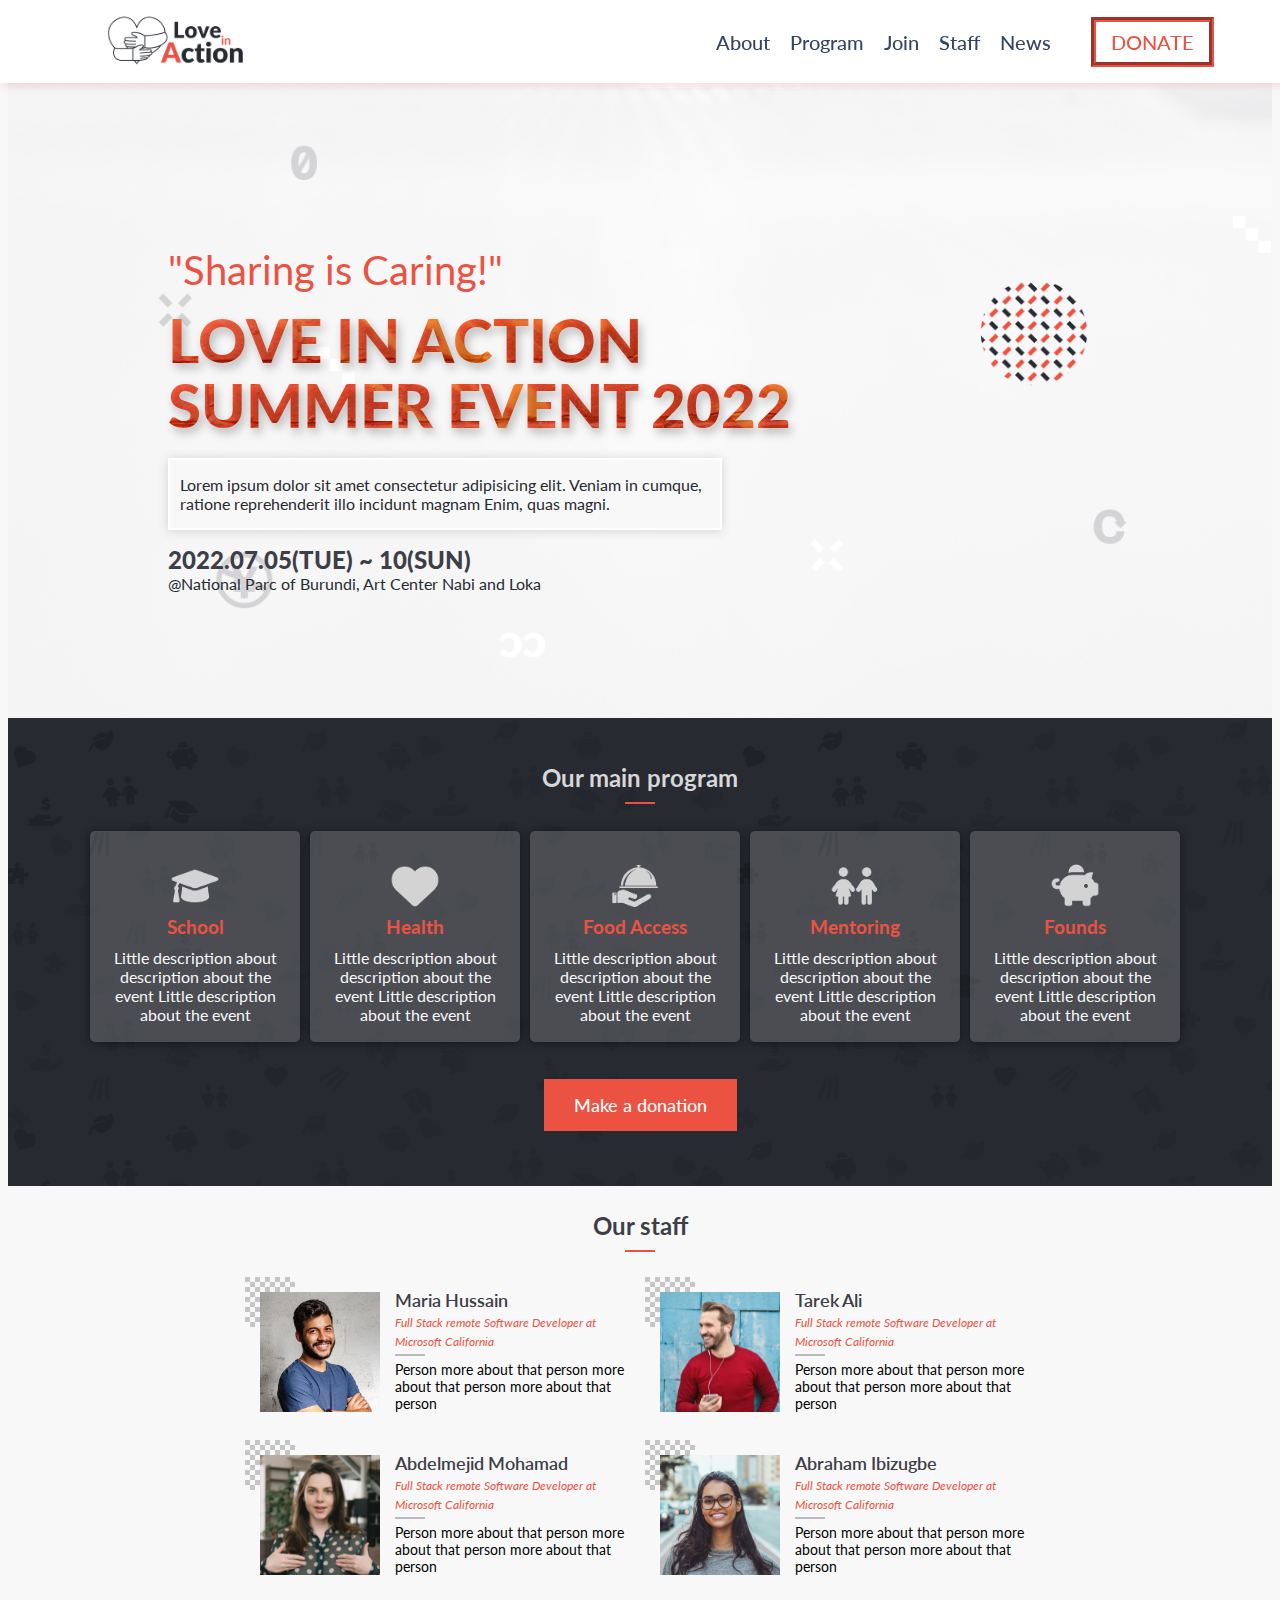
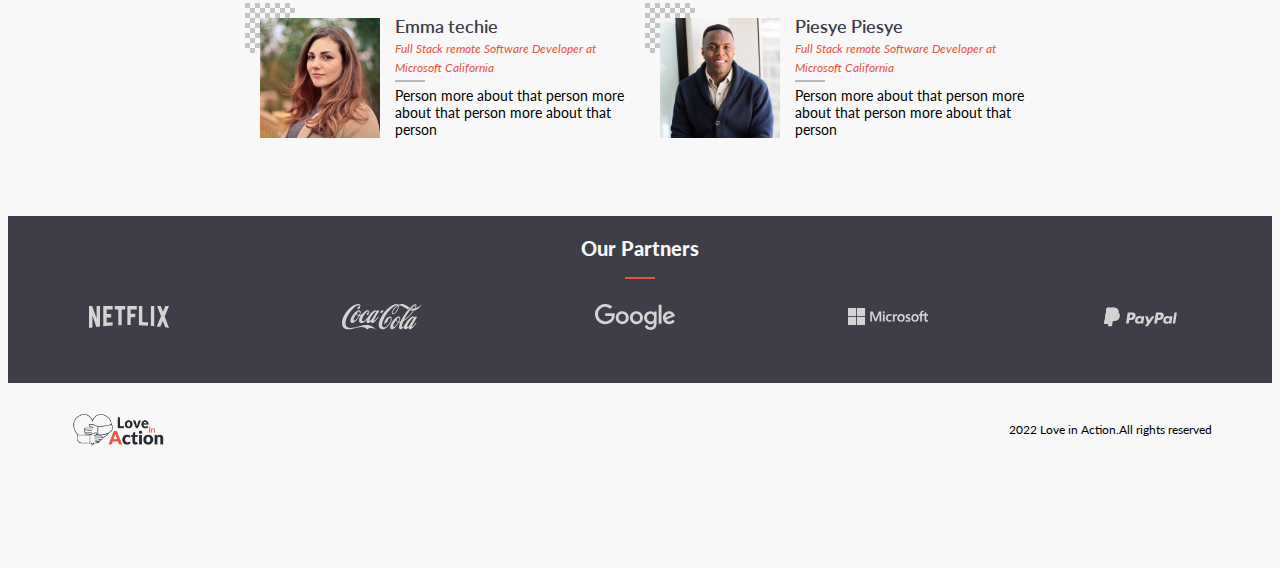
<file: index.html>
<!DOCTYPE html>
<html lang="en">

<head>
  <meta charset="UTF-8">
  <meta http-equiv="X-UA-Compatible" content="IE=edge">
  <meta name="viewport" content="width=device-width, initial-scale=1.0">
  <title>Love in Action</title>
  <link rel="stylesheet" href="style.css">
  <link rel="shortcut icon" href="img/love_heart_icon_178900.png" type="heart image" />
</head>

<body>
    
  <!--****header & hero****-->
  <div id="headline" class="headline">

    <nav class="navbar">

      <div class="logo">
        <a href="#headline">
          <img src="img/logo.png" alt="">
        </a>
      </div>

      <div class="nav-menu">

        <ul>

          <li class="nav-item">
            <a href="about.html" class="nav-link">About</a>
          </li>
          <li class="nav-item">
            <a href="#program" class="nav-link">Program</a>
          </li>
          <li class="nav-item">
            <a href="#partners" class="nav-link">Join</a>
          </li>
          <li class="nav-item">
            <a href="#staff" class="nav-link">Staff</a>
          </li>
          <li class="nav-item">
            <a href="#blog" class="nav-link">News</a>
          </li>
          <li class="nav-item special">
            <a href="index.html">Donate</a>
          </li>

        </ul>

      </div>

      <div class="hamburger">
        <span class="bar"></span>
        <span class="bar"></span>
        <span class="bar"></span>
      </div>

    </nav>

    <div class="hero fade_in">

      <span>"Sharing is Caring!"</span>
      <h1>Love in action summer event 2022</h1>
      <p class="description">Lorem ipsum dolor sit amet consectetur adipisicing elit. Veniam in cumque, ratione
        reprehenderit illo incidunt
        magnam Enim, quas
        magni.</p>
      <h2>
        2022.07.05(TUE) ~ 10(SUN)
      </h2>
      <p>@National Parc of Burundi, Art Center Nabi and Loka</p>

    </div>

  </div>

  <!--****program****-->

  <section id="program" class="program">

    <h2>Our main program</h2>
    <span></span>
    <div class="program-item">

      <div class="item">
        <img src="img/edu.png" alt="program logo">
        <h3>School</h3>
        <p>Little description about description about the event Little description about the event</p>
      </div>

      <div class="item">
        <img src="img/heart.png" alt="program logo">
        <h3>Health</h3>
        <p>Little description about description about the event Little description about the event</p>
      </div>

      <div class="item">
        <img src="img/food.png" alt="program logo">
        <h3>Food Access</h3>
        <p>Little description about description about the event Little description about the event</p>
      </div>

      <div class="item">
        <img src="img/child.png" alt="program logo">
        <h3>Mentoring</h3>
        <p>Little description about description about the event Little description about the event</p>
      </div>

      <div class="item">
        <img src="img/found.png" alt="program logo">
        <h3>Founds</h3>
        <p>Little description about description about the event Little description about the event</p>
      </div>

    </div>

    <div class="donation">
      <a href="#">Make a donation</a>
    </div>

  </section>

  <!--**** staff members ****-->
  <section class="staff">
    <h2>Our staff</h2>
    <span></span>

    <div class="staff-members">

    </div>

  </section>

  <!--****Partners logo****-->
  <section id="partners"  class="partners">

    <h2>Our Partners</h2>
    <span></span>

    <div class="partners-items">

      <div class="partner">
        <img src="img/netflix_- logo-1000x271.svg" alt="partener logo">
      </div>

      <div class="partner">
        <img src="img/coca_cola - logo-1000x328.svg" alt="partener logo">
      </div>

      <div class="partner">
        <img src="img/google_- logo-1000x327.svg" alt="partener logo">
      </div>

      <div class="partner">
        <img src="img/microsoft_- logo-1000x214.svg" alt="partener logo">
      </div>
      <div class="partner">
        <img src="img/paypal_- logo-1000x325.svg" alt="partener logo">
      </div>
    </div>

  </section>

  <!--****footer****-->

  <footer class="footer">
    <img src="img/logo.png" alt="logo">
    <p>2022 Love in Action.All rights reserved</p>
  </footer>
  
  <!--scroll up button-->
  <a id="myBtn" class="scrollUp" title="Go to top"><img src="img/up.png" alt=""></a>
  
  <script src="main.js"></script>
  <script src="home.js"></script>
</body>

</html>
</file>
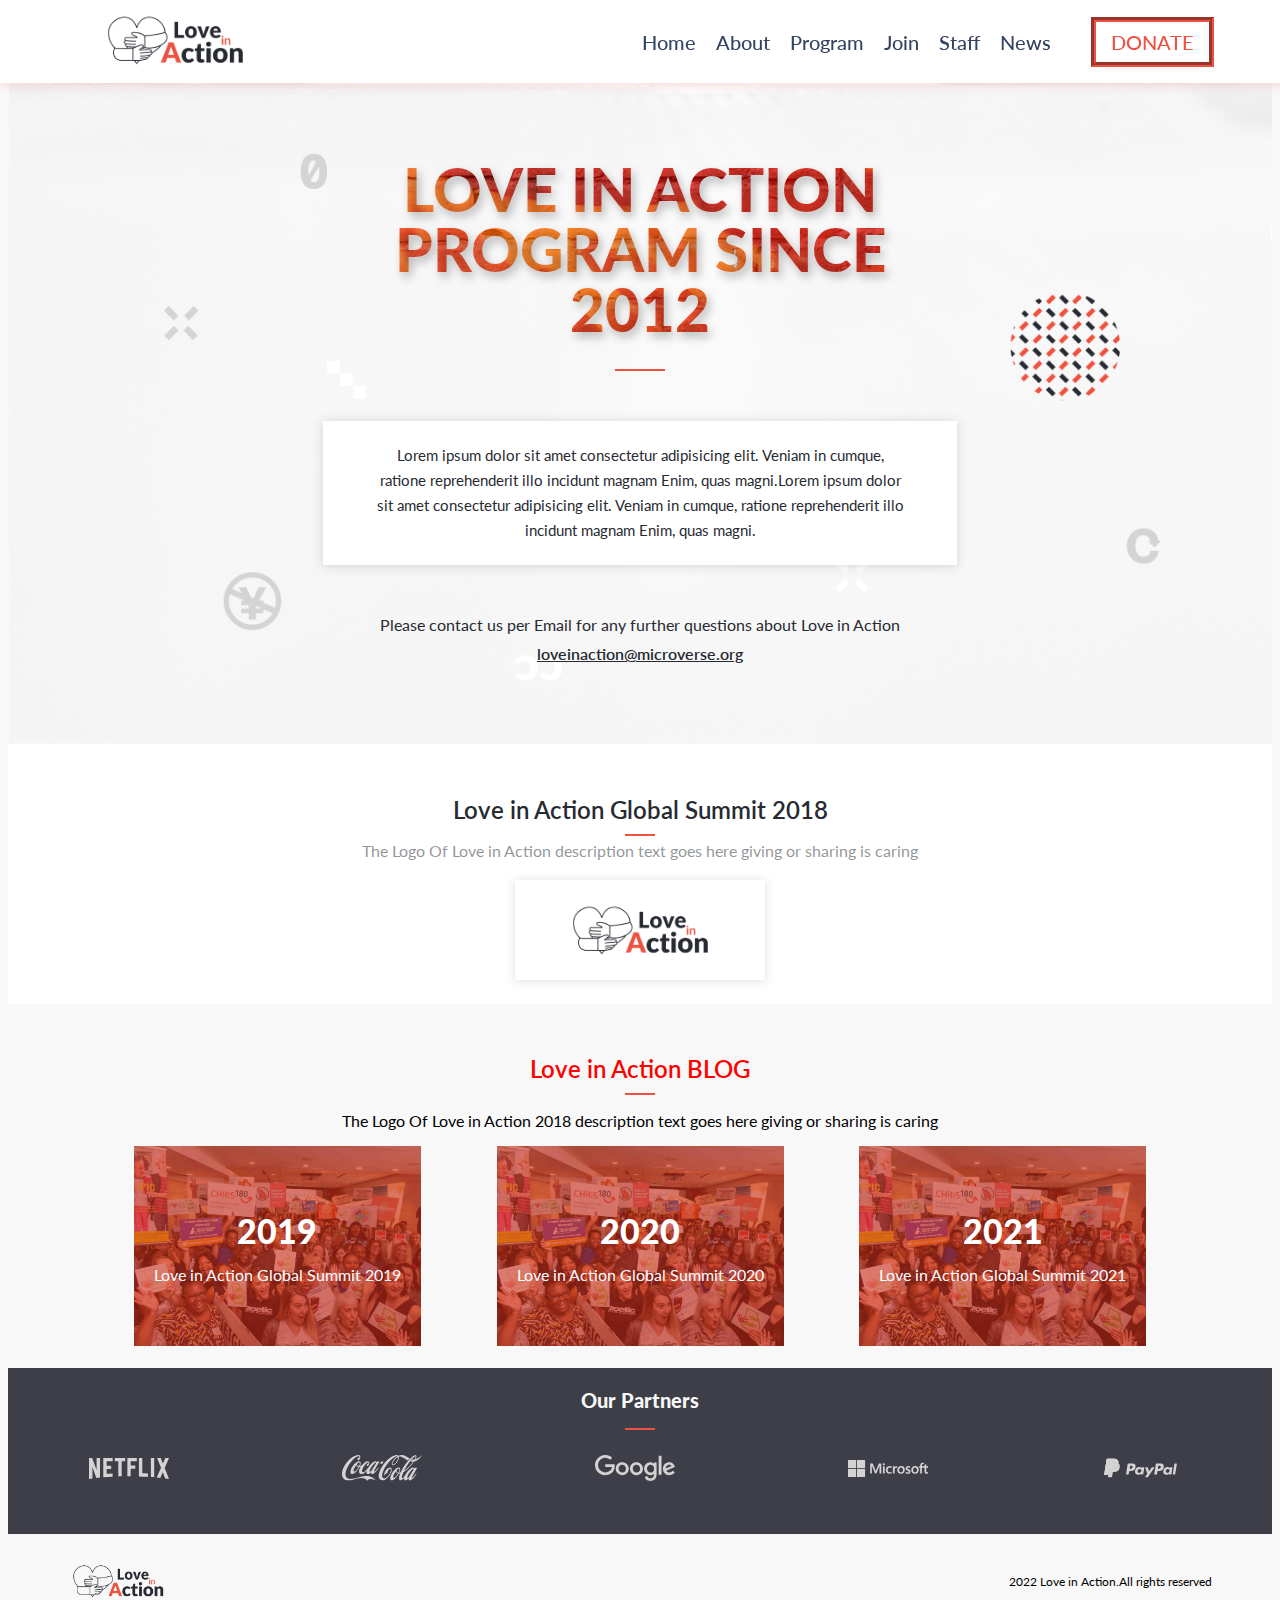
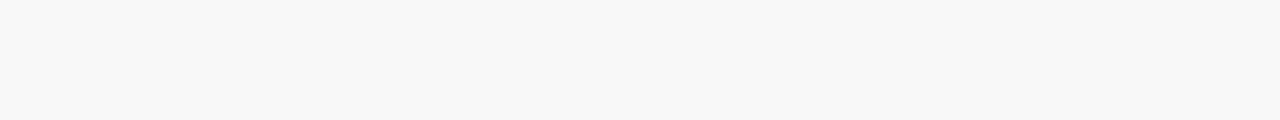
<file: about.html>
<!DOCTYPE html>
<html lang="en">
<head>
  <meta charset="UTF-8">
  <meta http-equiv="X-UA-Compatible" content="IE=edge">
  <meta name="viewport" content="width=device-width, initial-scale=1.0">
  <title>About page</title>
  <link rel="stylesheet" href="about.css">
</head>
<body>
    <!--****header & hero****-->
    <div id="about" class="headline">
      <nav class="navbar">
        <div class="logo">
          <a href="index.html">
            <img src="img/logo.png" alt="">
          </a>
        </div>
        <div class="nav-menu">
          <ul>
            <li class="nav-item">
              <a href="index.html" class="nav-link">Home</a>
            </li>
            <li class="nav-item">
              <a href="about.html" class="nav-link">About</a>
            </li>
            <li class="nav-item">
              <a href="#program" class="nav-link">Program</a>
            </li>
            <li class="nav-item">
              <a href="#partners" class="nav-link">Join</a>
            </li>
            <li class="nav-item">
              <a href="#staff" class="nav-link">Staff</a>
            </li>
            <li class="nav-item">
              <a href="#blog" class="nav-link">News</a>
            </li>
            <li class="nav-item special">
              <a href="index.html">Donate</a>
            </li>
            
          </ul>
          
        </div>
  
        <div class="hamburger">
          <span class="bar"></span>
          <span class="bar"></span>
          <span class="bar"></span>
        </div>
  
      </nav>
      <div class="hero fade_in">
        <h1>Love in action program since 2012</h1>
        <span></span>
        <p class="description">Lorem ipsum dolor sit amet consectetur adipisicing elit. Veniam in cumque, ratione
          reprehenderit illo incidunt
          magnam Enim, quas
          magni.Lorem ipsum dolor sit amet consectetur adipisicing elit. Veniam in cumque, ratione
          reprehenderit illo incidunt
          magnam Enim, quas
          magni.</p>
        <p>Please contact us per Email for any further questions about Love in Action</p>
        <a href="#">loveinaction@microverse.org</a>
      </div>
    </div>
    <section class="about">
      <h2>Love in Action Global Summit 2018</h2>
      <span></span>
      <p>The Logo Of Love in Action description text goes here giving or sharing is caring</p>
      <img src="img/logo.png" alt="logo">
    </section>
    <section id="blog" class="blog">
      <h2>Love in Action BLOG</h2>
      <span></span>
      <p>The Logo Of Love in Action 2018 description text goes here giving or sharing is caring</p>
      <div class="blog-content">
        <div class="blog-item">
          <div class="blog-info">
            <h3>2019</h3>
          <p>Love in Action Global Summit 2019</p>
          </div>
        </div>

        <div class="blog-item">
          <div class="blog-info">
            <h3>2020</h3>
          <p>Love in Action Global Summit 2020</p>
          </div>
        </div>

        <div class="blog-item">
          <div class="blog-info">
            <h3>2021</h3>
          <p>Love in Action Global Summit 2021</p>
          </div>
        </div>

      </div>
    </section>
    <section id="partners" class="partners">
      <h2>Our Partners</h2>
       <span></span>
     <div class="partners-items">
      <div class="partner">
        <img src="img/netflix_- logo-1000x271.svg" alt="partener logo">
      </div>

      <div class="partner">
        <img src="img/coca_cola - logo-1000x328.svg" alt="partener logo">
      </div>

      <div class="partner">
        <img src="img/google_- logo-1000x327.svg" alt="partener logo">
      </div>

      <div class="partner">
        <img src="img/microsoft_- logo-1000x214.svg" alt="partener logo">
      </div>
      <div class="partner">
        <img src="img/paypal_- logo-1000x325.svg" alt="partener logo">
      </div>
     </div>
   
   </section>
   <footer class="footer">
     <img src="img/logo.png" alt="logo">
     <p>2022 Love in Action.All rights reserved</p>
   </footer>
    <!--scroll up button-->
    <a id="myBtn" class="scrollUp" title="Go to top"><img src="img/up.png" alt=""></a>
    <script src="main.js"></script>
</body>
</html>
</file>
<file: style.css>
@import url('https://fonts.googleapis.com/css2?family=Lato:ital,wght@0,100;0,300;0,400;0,700;0,900;1,100;1,300;1,400&display=swap');

html {
  scroll-behavior: smooth;
}

body {
  font-family: 'Lato', sans-serif;
  background-color: #f8f8f8;
  scroll-behavior: smooth;
  overflow-x: hidden;
}

.logo {
  display: none;
}

.nav-menu {
  position: fixed;
  left: -150%;
  top: -20px;
  padding-top: 80px;
  gap: 0;
  flex-direction: column;
  width: 100%;
  height: 100%;
  transition: 0.3s;
  background: #3d3e47;
  background-image: url(img/mmb.png);
  background-size: cover;
}

.nav-menu.active {
  left: 0;
}

.nav-item {
  margin: 16px 0;
}

.nav-menu li {
  list-style-type: none;
}

.nav-item a {
  font-weight: 600;
  font-size: 32px;
  line-height: 44px;
  color: #fff;
  text-decoration: none;
}

.bar {
  display: block;
  width: 30px;
  height: 6px;
  margin: 5px auto;
  transition: all 0.3s ease-in-out;
  background-color: #3d3e47;
}

.hamburger {
  padding-top: 10px;
  display: block;
  cursor: pointer;
  right: 0;
  width: fit-content;
  margin: 15px 10px;
}

.hamburger.active .bar:nth-child(2) {
  opacity: 0;
}

.hamburger.active .bar:nth-child(1) {
  background-color: #fff;
  transform: translateY(11.5px) rotate(48deg);
}

.hamburger.active .bar:nth-child(3) {
  background-color: #fff;
  transform: translateY(-10.5px) rotate(-48deg);
}

.hamburger.active {
  float: right;
  margin: -100px 20px auto 20px;
}

.headline {
  width: auto;
  height: 500px;
  background-image: url(img/background.png);
  background-size: cover;
  background-repeat: no-repeat;
  padding-bottom: 50px;
}

.hero {
  margin-top: 120px;
}

.hero span {
  margin: 0 10px;
  font-weight: 500;
  font-size: 22px;
  line-height: 24px;
  color: #ec5242;
}

.hero > p {
  color: #272a31;
}

.fade_in {
  animation-duration: 1.5s;
  animation-name: fade_in;
  animation-delay: 0.3s;
  animation-fill-mode: backwards;
}

@keyframes fade_in {
  0% {
    opacity: 0;
  }

  100% {
    opacity: 1;
  }
}

.description {
  padding: 15px 10px;
  margin: 20px 10px;
  background-color: #f8f8f8;
  border: 2px solid #fff;
  box-shadow: 0 1px 10px  #3d3e4731;
}

.hero h1 {
  margin: 0 10px;
  font-weight: 900;
  font-size: 30px;
  line-height: 42px;
  text-transform: uppercase;
  background: url(img/red-bg.jpg);
  background-size: cover;
  background-attachment: fixed;
  -webkit-background-clip: text;
  -webkit-text-fill-color: transparent;
  text-shadow: 3px 5px 10px  #00000042;
}

.hero h2 {
  margin: 15px 10px 0 10px;
  font-weight: 900;
  color: #3d3e47;
}

.hero p {
  margin: 0 10px;
}

/* Program section start here */

.program {
  padding: 20px 0;
  background-image: url(img/bgbgbg.png);
  background-size: cover;
}

.program h2 {
  text-align: center;
  font-weight: 700;
  color: #f8f8f8d8;
  margin: 25px 0 10px 0;
}

.program span {
  display: block;
  width: 30px;
  height: 2px;
  margin: 0 auto 25px auto;
  transition: all 0.3s ease-in-out;
  background-color: #ec5242;
}

.item {
  display: flex;
  flex-direction: column;
  align-items: center;
  justify-content: center;
  gap: 20px;
  flex-wrap: wrap;
  padding: 0 40px;
  background-color: #f8f8f82c;
  margin: 10px 30px;
  box-shadow: 0 1px 10px  #00000079;
  border-radius: 5px;
}

.item img {
  width: 50px;
  height: 50px;
  margin-top: 10px;
}

.item h3 {
  color: #ec5242;
  margin: -20px auto -30px auto;
}

.item p {
  color: #f8f8f8;
  max-width: 300px;
  text-align: center;
}

.donation {
  text-align: center;
  margin: 50px;
}

.donation a {
  padding: 15px 30px;
  color: #fff;
  text-decoration: none;
  font-size: 18px;
  font-weight: 500;
  background-color: #ec5242;
}

.staff h2 {
  text-align: center;
  font-weight: 700;
  color: #3d3e47;
  margin: 25px 0 10px 0;
}

.staff span {
  display: block;
  width: 30px;
  height: 2px;
  margin: 0 auto 25px auto;
  transition: all 0.3s ease-in-out;
  background-color: #ec5242;
}

.staff-item {
  display: flex;
  flex-direction: row;
  margin: 0 5px;
  margin-bottom: 10px;
}

.staff-img .back {
  position: absolute;
  width: 50px;
  height: auto;
  opacity: 0.2;
  z-index: -1;
}

.staff-img .profile {
  width: 120px;
  padding: 15px;
}

.staff-info h2 {
  margin: 12px 0 0 0;
  text-align: start;
  font-size: 18px;
  font-weight: 600;
  color: #3d3e47;
}

.staff-info i {
  font-size: 12px;
  color: #ec5242;
}

.staff-info span {
  margin: 5px auto 5px 0;
  background-color: #3d3e4754;
}

.staff-info p {
  margin: 0;
  font-size: 14px;
}

.partners {
  background-color: #3d3e47;
}

.partners h2 {
  color: #f8f8f8;
  font-size: 20px;
  font-weight: 900;
  text-align: center;
  padding-top: 20px;
}

.partners span {
  display: block;
  width: 30px;
  height: 2px;
  margin: 0 auto 25px auto;
  transition: all 0.3s ease-in-out;
  background-color: #ec5242;
}

.partners-items {
  display: flex;
  justify-content: space-around;
  flex-wrap: wrap;
  align-items: center;
  padding-bottom: 50px;
}

.partner img {
  width: 80px;
  margin-right: 10px;
}

.footer {
  margin: 0 20px;
  display: flex;
  justify-content: space-between;
  align-items: center;
  padding: 20px 10px;
}

.footer img {
  max-width: 100px;
  margin-right: 20px;
}

.footer p {
  font-size: 12px;
  font-weight: 400;
}

.program-item p:hover {
  box-shadow: none;
}

.scrollUp {
  display: none;
  position: fixed;
  max-width: 30px;
  max-height: 30px;
  bottom: 5px;
  right: 20px;
  font-size: 18px;
  border: none;
  outline: none;
  background-color: #ec5242;
  cursor: pointer;
  padding: 15px;
  border-radius: 4px;
  box-shadow: 0 1px 10px  #0000005d;
  transition: all 0.3s ease-in-out;
}

.scrollUp img {
  max-width: 30px;
}

/*****  Desktop version  *****/

@media screen and (min-width: 768px) {
  .logo {
    display: block;
  }

  .logo img {
    max-width: 150px;
  }

  .navbar {
    position: fixed;
    top: 0;
    left: 0;
    width: 87%;
    display: flex;
    justify-content: space-between;
    padding: 0 100px;
    background-color: #fff;
    align-items: center;
    box-shadow: 0 1px 10px  #ec53423b;
  }

  .nav-menu {
    position: relative;
    left: 0;
    top: 0;
    width: auto;
    padding-top: 0;
    background-image: none;
    background-color: transparent;
  }

  .nav-menu ul {
    display: flex;
    flex-direction: row;
  }

  .hamburger {
    display: none;
  }

  .nav-item a {
    font-weight: 500;
    font-size: 20px;
    color: #344563;
    padding-right: 20px;
    text-transform: capitalize;
  }

  .special a {
    color: #ec5242;
    margin-left: 20px;
    padding: 8px 15px;
    text-transform: uppercase;
    border: 5px groove #ec5242;
  }

  .nav-item a:active {
    color: #ec5242;
  }

  .nav-item {
    margin: 0;
  }

  .headline {
    margin-top: -100px;
    padding-top: 230px;
    background-image: url(img/bkgrnd.png);
    padding-bottom: 80px;
  }

  .hero {
    padding: 0 150px;
  }

  .hero span {
    font-size: 40px;
    font-weight: 400;
  }

  .hero h1 {
    font-size: 60px;
    width: 630px;
    margin-top: 20px;
    margin-bottom: 20px;
    line-height: 65px;
  }

  .description {
    max-width: 530px;
  }

  /* program section */
  .program-item {
    display: flex;
    flex-wrap: wrap;
    margin: 0 50px;
    transition: 0.3s;
    justify-content: center;
  }

  .item {
    flex-direction: column;
    gap: 0;
    padding: 20px 10px 2px 10px;
    margin: 2px 10px 2px 0;
    max-width: 190px;
  }

  .program-item :hover {
    transition: 0.3s;
    box-shadow: 0 1px 10px  #ec534277;
  }

  .item :hover {
    border: none;
  }

  .item img {
    width: 50px;
    height: auto;
    color: #fff;
  }

  .item h3 {
    margin-top: 5px;
    margin-bottom: 10px;
  }

  .item p {
    margin-top: 0;
    text-align: center;
  }

  .staff-members {
    display: flex;
    flex-direction: row;
    justify-content: center;
    flex-wrap: wrap;
    margin: 0 80px;
    margin-bottom: 50px;
  }

  .staff-items {
    max-width: 400px;
  }

  .footer {
    margin: 0 50px;
  }
}
</file>
<file: about.css>
@import "style.css";

.headline {
  border: 1px solid transparent;
  height: auto;
}

.hero {
  text-align: center;
}

.description {
  background-color: #fff;
  color: #272a31;
}

.hamburger.active {
  margin: 0 20px auto 0;
}

.hero h1 {
  line-height: 32px;
  margin-bottom: 30px;
}

.hero p {
  color: #272a31;
  margin-top: 20px;
}

.hero a {
  margin-top: 10px;
  color: #272a31;
  font-weight: 600;
}

.about {
  border: 1px solid #fff;
  background-color: #fff;
  text-align: center;
}

.about h2 {
  font-size: 24px;
  font-weight: 600;
  color: #272a31;
  margin: 50px auto 10px auto;
}

.about span {
  display: block;
  margin: 0 auto 5px auto;
  width: 30px;
  height: 2px;
  background-color: #ec5242;
}

.about p {
  margin: 0 20px;
  color: #272a3183;
}

.about img {
  max-width: 150px;
  padding: 10px 50px;
  margin: 20px 0;
  box-shadow: 0 1px 10px  #3d3e472c;
}

.blog {
  text-align: center;
  margin: 0 20px;
}

.blog h2 {
  font-size: 24px;
  font-weight: 600;
  color: red;
  margin: 50px auto 10px auto;
}

.blog span {
  display: block;
  margin: 0 auto 5px auto;
  width: 30px;
  height: 2px;
  background-color: #ec5242;
}

.blog-item {
  max-width: 400px;
  height: 200px;
  background-image: url(img/event.jpg);
  background-size: cover;
  margin-bottom: 5px;
}

.blog-info {
  max-width: 400px;
  height: 200px;
  display: flex;
  flex-direction: column;
  justify-content: center;
  margin-bottom: 10px;
  background-color: #ca2a189d;
}

.blog-info p {
  margin: 0 20px;
  color: #fff;
  margin-bottom: 20px;
}

.blog-info h3 {
  color: #fff;
  font-size: 34px;
  font-weight: 900;
  line-height: 18px;
  margin-bottom: 25px;
}

@media screen and (min-width: 768px) {
  .hero {
    display: flex;
    flex-direction: column;
    align-items: center;
    margin: 0;
  }

  .hero span {
    width: 50px;
    height: 2px;
    background-color: #ec5242;
  }

  .hero h1 {
    line-height: 60px;
  }

  .description {
    font-size: 15px;
    line-height: 25px;
    color: #272a31;
    padding: 20px 50px;
  }

  .hero p {
    margin-top: 50px;
  }

  .blog-content {
    display: flex;
    justify-content: space-evenly;
    margin: 0 30px;
    cursor: pointer;
    flex-wrap: wrap;
  }
}
</file>
